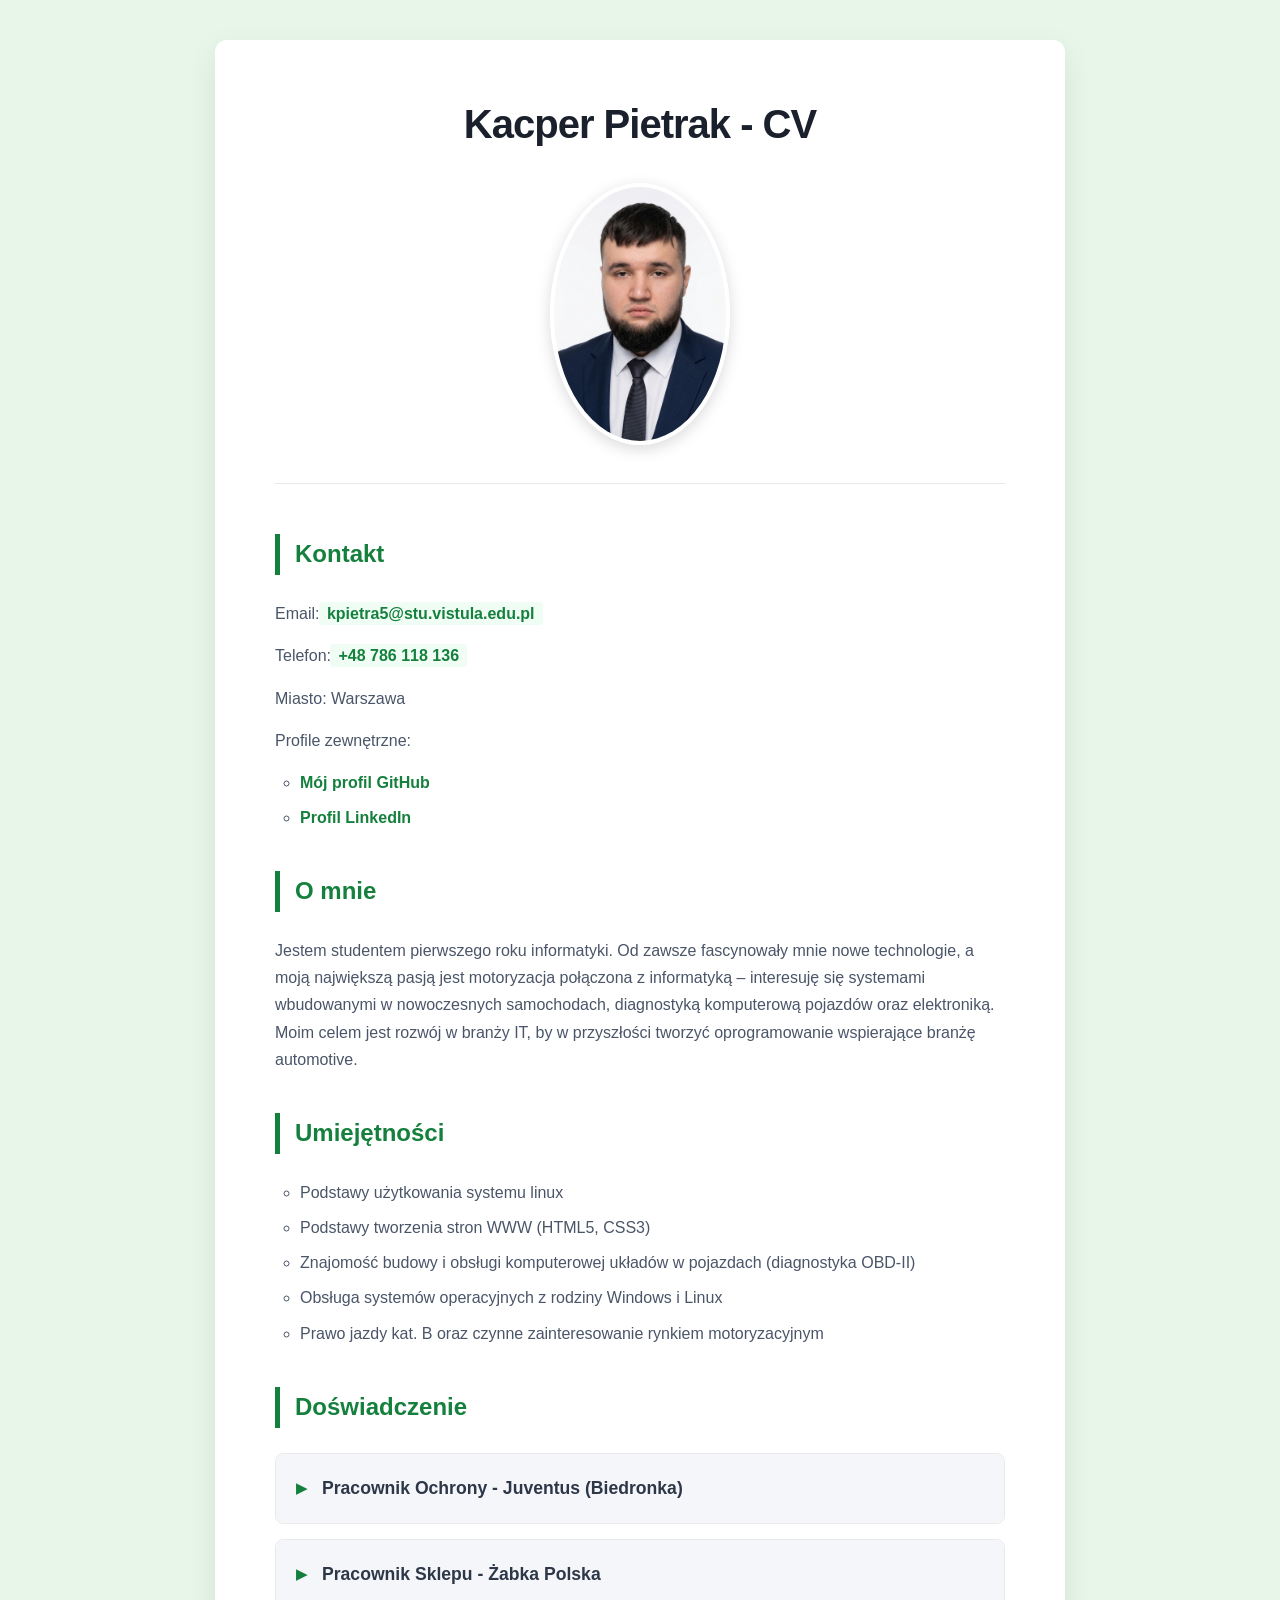
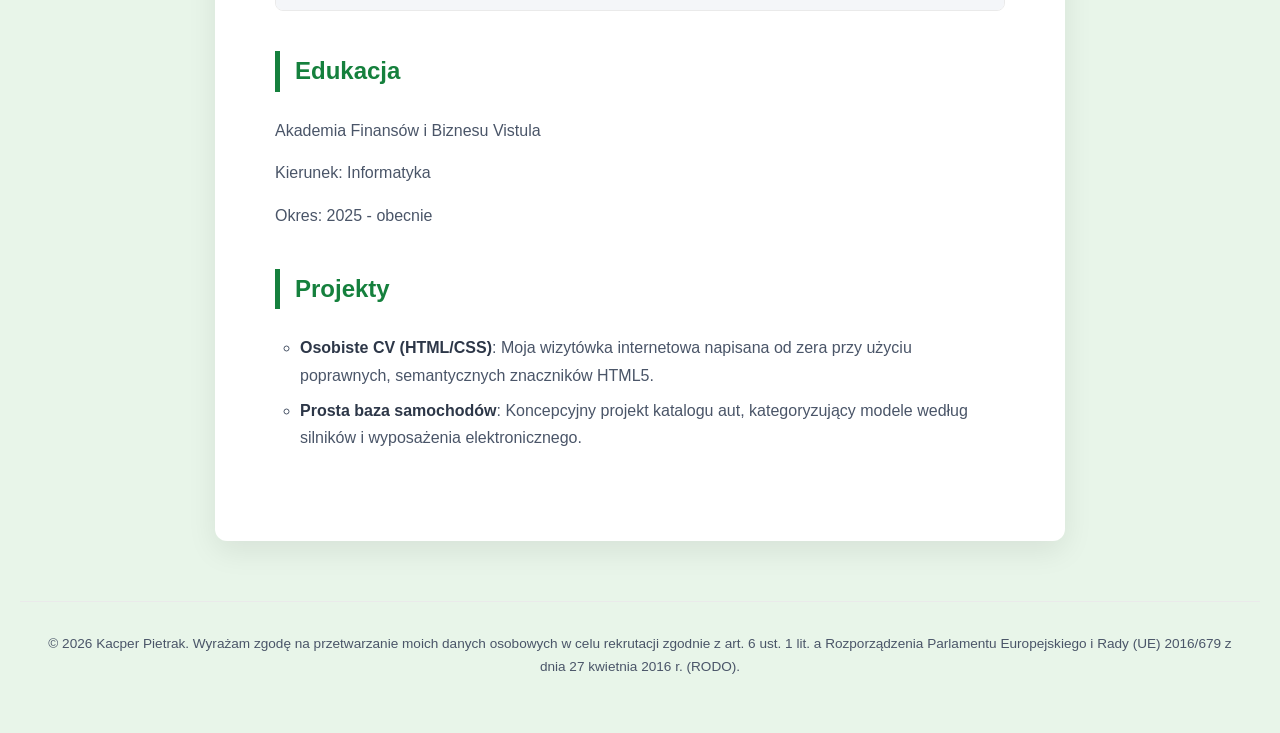
<file: zad2_css/index.html>
<!DOCTYPE html>
<html lang="pl">
<head>
    <meta charset="UTF-8">
    <meta name="viewport" content="width=device-width, initial-scale=1.0">
    <title>CV - Kacper Pietrak</title>
    <link rel="stylesheet" href="styles.css">
</head>
<body>

    <main>
        <header>
            <h1>Kacper Pietrak - CV</h1>
            <img src="moje_zdjecie.jpg.png" alt="Zdjęcie profilowe - Kacper Pietrak">
        </header>
        
        <section>
            <h2>Kontakt</h2>
            <p>Email: <a href="mailto:kpietra5@stu.vistula.edu.pl">kpietra5@stu.vistula.edu.pl</a></p>
            <p>Telefon: <a href="tel:+48786118136">+48 786 118 136</a></p>
            <p>Miasto: Warszawa</p>
            
            <p>Profile zewnętrzne:</p>
            <ul>
                <li><a href="https://github.com/76144" target="_blank" rel="noopener noreferrer">Mój profil GitHub</a></li>
                <li><a href="https://www.linkedin.com/in/kacper-pietrak-a77a523b8/" target="_blank" rel="noopener noreferrer">Profil LinkedIn</a></li>
            </ul>
        </section>

        <section>
            <h2>O mnie</h2>
            <p>Jestem studentem pierwszego roku informatyki. Od zawsze fascynowały mnie nowe technologie, a moją największą pasją jest motoryzacja połączona z informatyką – interesuję się systemami wbudowanymi w nowoczesnych samochodach, diagnostyką komputerową pojazdów oraz elektroniką. Moim celem jest rozwój w branży IT, by w przyszłości tworzyć oprogramowanie wspierające branżę automotive.</p>
        </section>

        <section>
            <h2>Umiejętności</h2>
            <ul>
                <li>Podstawy użytkowania systemu linux</li>
                <li>Podstawy tworzenia stron WWW (HTML5, CSS3)</li>
                <li>Znajomość budowy i obsługi komputerowej układów w pojazdach (diagnostyka OBD-II)</li>
                <li>Obsługa systemów operacyjnych z rodziny Windows i Linux</li>
                <li>Prawo jazdy kat. B oraz czynne zainteresowanie rynkiem motoryzacyjnym</li>
            </ul>
        </section>

        <section>
            <h2>Doświadczenie</h2>
            
            <details>
                <summary>Pracownik Ochrony - Juventus (Biedronka)</summary>
                <article>
                    <h3>Pracownik Ochrony - Juventus (Biedronka)</h3>
                    <p>Okres: 06.2024 - 12.2024</p>
                    <p>Zapewnienie bezpieczeństwa na terenie obiektu handlowego, monitorowanie systemów CCTV oraz asystowanie pracownikom sklepu w sytuacjach konfliktowych. Praca wymagała skupienia, odpowiedzialności oraz szybkiego reagowania na problemy.</p>
                </article>
            </details>

            <details>
                <summary>Pracownik Sklepu - Żabka Polska</summary>
                <article>
                    <h3>Pracownik Sklepu - Żabka Polska</h3>
                    <p>Okres: 01.2023 - 05.2024</p>
                    <p>Obsługa klienta przy kasie fiskalnej, przyjmowanie dostaw, dbanie o ekspozycję towaru oraz utrzymywanie standardów czystości. Nauczyłem się tu pracy pod presją czasu oraz sprawnej komunikacji z klientami.</p>
                </article>
            </details>
        </section>

        <section>
            <h2>Edukacja</h2>
            <p>Akademia Finansów i Biznesu Vistula</p>
            <p>Kierunek: Informatyka</p>
            <p>Okres: 2025 - obecnie</p>
        </section>

        <section>
            <h2>Projekty</h2>
            <ul>
                <li><strong>Osobiste CV (HTML/CSS)</strong>: Moja wizytówka internetowa napisana od zera przy użyciu poprawnych, semantycznych znaczników HTML5.</li>
                <li><strong>Prosta baza samochodów</strong>: Koncepcyjny projekt katalogu aut, kategoryzujący modele według silników i wyposażenia elektronicznego.</li>
            </ul>
        </section>
        
    </main>

    <footer>
        <p>&copy; 2026 Kacper Pietrak. Wyrażam zgodę na przetwarzanie moich danych osobowych w celu rekrutacji zgodnie z art. 6 ust. 1 lit. a Rozporządzenia Parlamentu Europejskiego i Rady (UE) 2016/679 z dnia 27 kwietnia 2016 r. (RODO).</p>
    </footer>

</body>
</html>
</file>
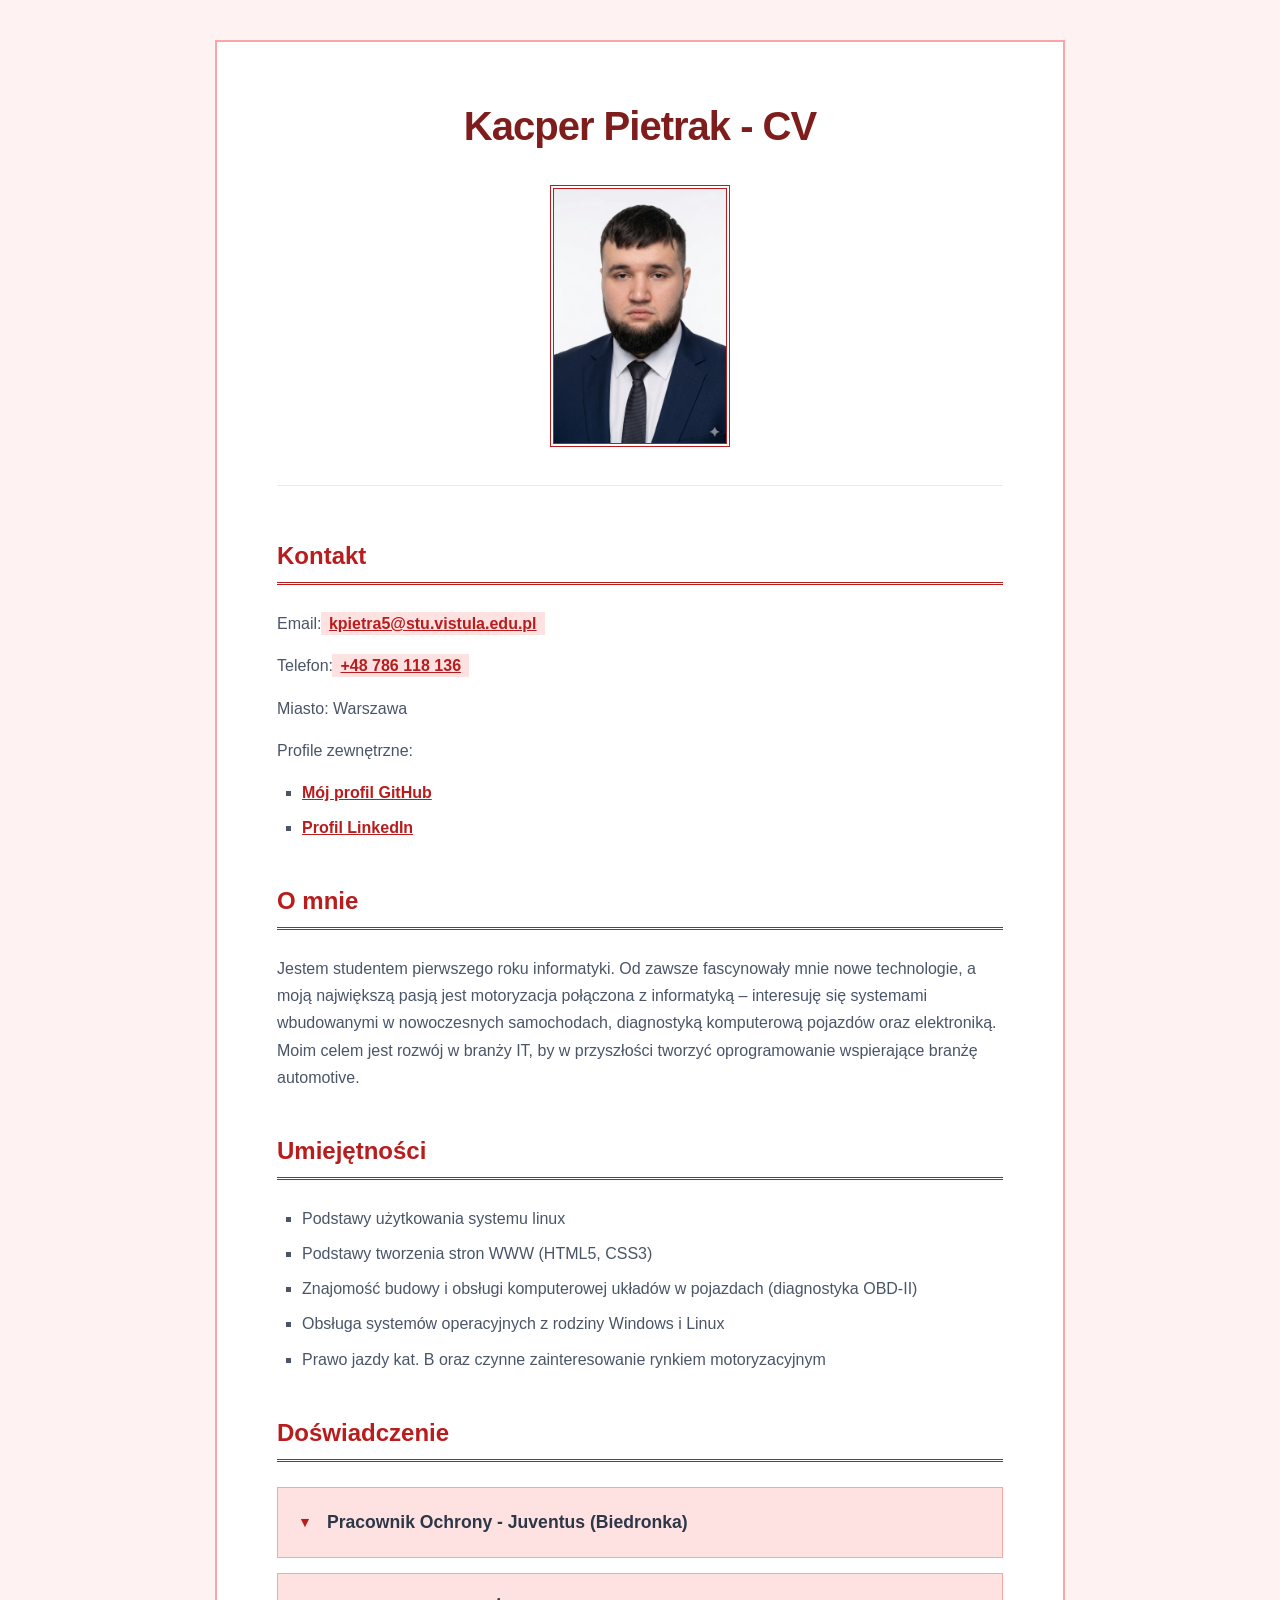
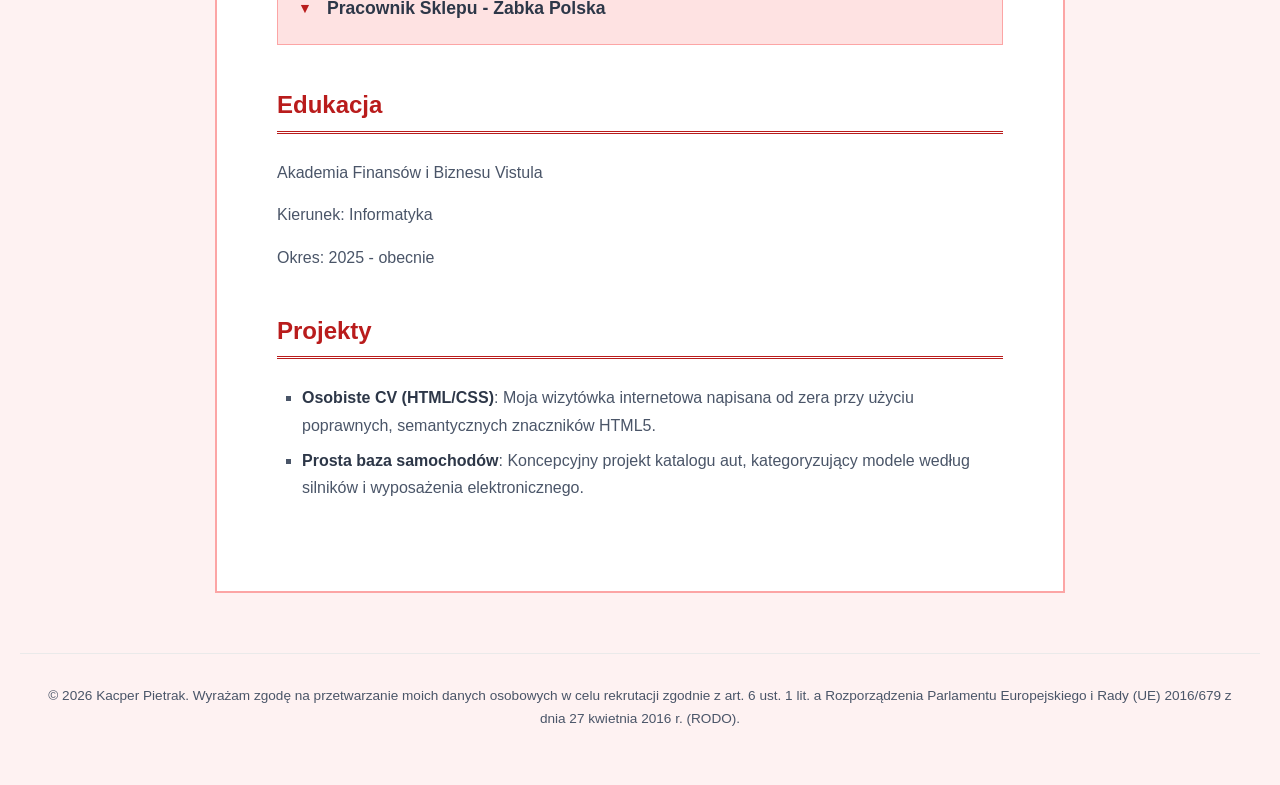
<file: zad3_motyw/index.html>
<!DOCTYPE html>
<html lang="pl">
<head>
    <meta charset="UTF-8">
    <meta name="viewport" content="width=device-width, initial-scale=1.0">
    <title>CV - Kacper Pietrak</title>
    <link rel="stylesheet" href="red.css">
</head>
<body>

    <main>
        <header>
            <h1>Kacper Pietrak - CV</h1>
            <img src="moje_zdjecie.jpg.png" alt="Zdjęcie profilowe - Kacper Pietrak">
        </header>
        
        <section>
            <h2>Kontakt</h2>
            <p>Email: <a href="mailto:kpietra5@stu.vistula.edu.pl">kpietra5@stu.vistula.edu.pl</a></p>
            <p>Telefon: <a href="tel:+48786118136">+48 786 118 136</a></p>
            <p>Miasto: Warszawa</p>
            
            <p>Profile zewnętrzne:</p>
            <ul>
                <li><a href="https://github.com/76144" target="_blank" rel="noopener noreferrer">Mój profil GitHub</a></li>
                <li><a href="https://www.linkedin.com/in/kacper-pietrak-a77a523b8/" target="_blank" rel="noopener noreferrer">Profil LinkedIn</a></li>
            </ul>
        </section>

        <section>
            <h2>O mnie</h2>
            <p>Jestem studentem pierwszego roku informatyki. Od zawsze fascynowały mnie nowe technologie, a moją największą pasją jest motoryzacja połączona z informatyką – interesuję się systemami wbudowanymi w nowoczesnych samochodach, diagnostyką komputerową pojazdów oraz elektroniką. Moim celem jest rozwój w branży IT, by w przyszłości tworzyć oprogramowanie wspierające branżę automotive.</p>
        </section>

        <section>
            <h2>Umiejętności</h2>
            <ul>
                <li>Podstawy użytkowania systemu linux</li>
                <li>Podstawy tworzenia stron WWW (HTML5, CSS3)</li>
                <li>Znajomość budowy i obsługi komputerowej układów w pojazdach (diagnostyka OBD-II)</li>
                <li>Obsługa systemów operacyjnych z rodziny Windows i Linux</li>
                <li>Prawo jazdy kat. B oraz czynne zainteresowanie rynkiem motoryzacyjnym</li>
            </ul>
        </section>

        <section>
            <h2>Doświadczenie</h2>
            
            <details>
                <summary>Pracownik Ochrony - Juventus (Biedronka)</summary>
                <article>
                    <h3>Pracownik Ochrony - Juventus (Biedronka)</h3>
                    <p>Okres: 06.2024 - 12.2024</p>
                    <p>Zapewnienie bezpieczeństwa na terenie obiektu handlowego, monitorowanie systemów CCTV oraz asystowanie pracownikom sklepu w sytuacjach konfliktowych. Praca wymagała skupienia, odpowiedzialności oraz szybkiego reagowania na problemy.</p>
                </article>
            </details>

            <details>
                <summary>Pracownik Sklepu - Żabka Polska</summary>
                <article>
                    <h3>Pracownik Sklepu - Żabka Polska</h3>
                    <p>Okres: 01.2023 - 05.2024</p>
                    <p>Obsługa klienta przy kasie fiskalnej, przyjmowanie dostaw, dbanie o ekspozycję towaru oraz utrzymywanie standardów czystości. Nauczyłem się tu pracy pod presją czasu oraz sprawnej komunikacji z klientami.</p>
                </article>
            </details>
        </section>

        <section>
            <h2>Edukacja</h2>
            <p>Akademia Finansów i Biznesu Vistula</p>
            <p>Kierunek: Informatyka</p>
            <p>Okres: 2025 - obecnie</p>
        </section>

        <section>
            <h2>Projekty</h2>
            <ul>
                <li><strong>Osobiste CV (HTML/CSS)</strong>: Moja wizytówka internetowa napisana od zera przy użyciu poprawnych, semantycznych znaczników HTML5.</li>
                <li><strong>Prosta baza samochodów</strong>: Koncepcyjny projekt katalogu aut, kategoryzujący modele według silników i wyposażenia elektronicznego.</li>
            </ul>
        </section>
        
    </main>

    <footer>
        <p>&copy; 2026 Kacper Pietrak. Wyrażam zgodę na przetwarzanie moich danych osobowych w celu rekrutacji zgodnie z art. 6 ust. 1 lit. a Rozporządzenia Parlamentu Europejskiego i Rady (UE) 2016/679 z dnia 27 kwietnia 2016 r. (RODO).</p>
    </footer>

</body>
</html>
</file>
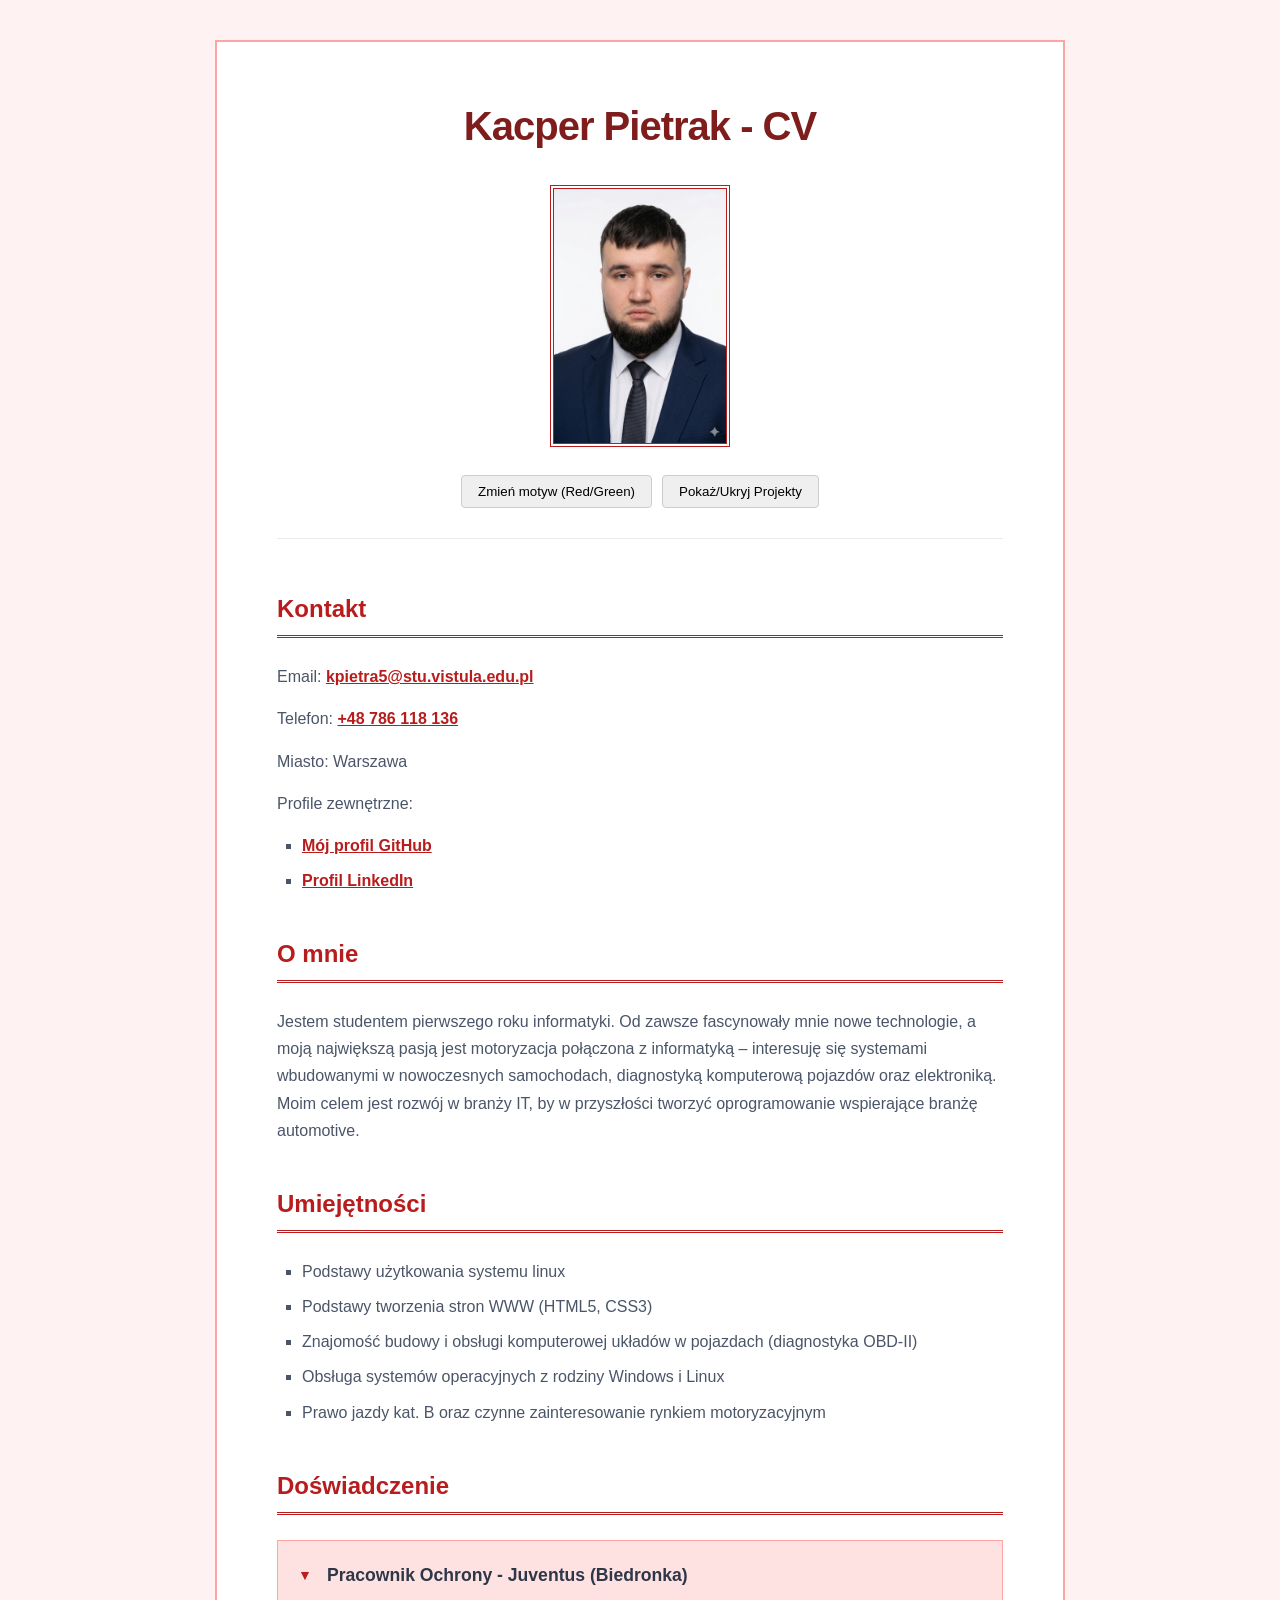
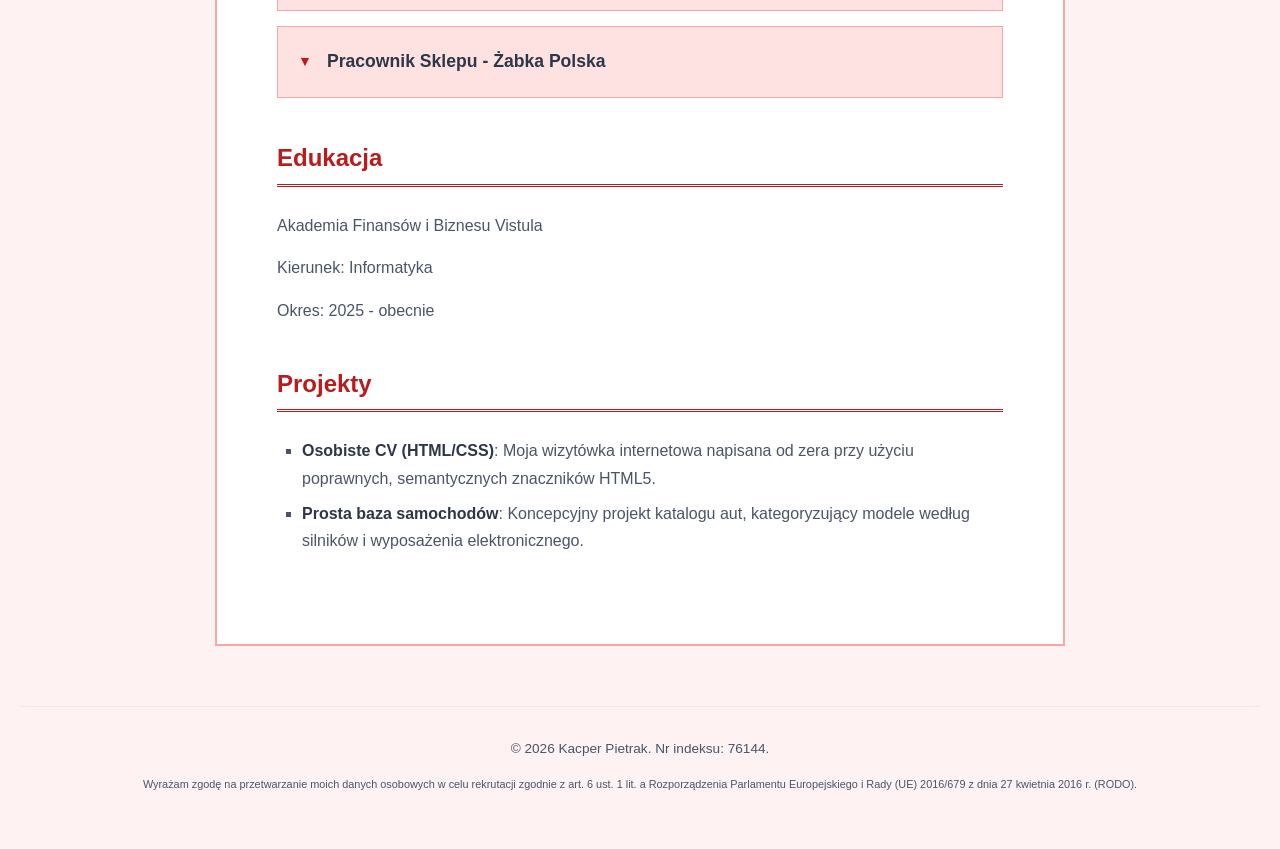
<file: zad4_java/index.html>
<!DOCTYPE html>
<html lang="pl">
<head>
    <meta charset="UTF-8">
    <meta name="viewport" content="width=device-width, initial-scale=1.0">
    <title>CV - Kacper Pietrak - 76144</title>
    <link id="theme-link" rel="stylesheet" href="red.css">
</head>
<body>

    <main>
        <header>
            <h1>Kacper Pietrak - CV</h1>
            <img src="moje_zdjecie.jpg.png" alt="Zdjęcie profilowe - Kacper Pietrak">
            
            <div style="margin-top: 20px; display: flex; justify-content: center; gap: 10px; flex-wrap: wrap;">
                <button id="btn-theme" style="padding: 8px 16px; cursor: pointer; border: 1px solid #ccc; border-radius: 4px;">Zmień motyw (Red/Green)</button>
                <button id="btn-toggle-projects" style="padding: 8px 16px; cursor: pointer; border: 1px solid #ccc; border-radius: 4px;">Pokaż/Ukryj Projekty</button>
            </div>
        </header>
        
        <section>
            <h2>Kontakt</h2>
            <p>Email: <a href="mailto:kpietra5@stu.vistula.edu.pl">kpietra5@stu.vistula.edu.pl</a></p>
            <p>Telefon: <a href="tel:+48786118136">+48 786 118 136</a></p>
            <p>Miasto: Warszawa</p>
            <p>Profile zewnętrzne:</p>
            <ul>
                <li><a href="https://github.com/76144" target="_blank" rel="noopener noreferrer">Mój profil GitHub</a></li>
                <li><a href="https://www.linkedin.com/in/kacper-pietrak-a77a523b8/" target="_blank" rel="noopener noreferrer">Profil LinkedIn</a></li>
            </ul>
        </section>

        <section>
            <h2>O mnie</h2>
            <p>Jestem studentem pierwszego roku informatyki. Od zawsze fascynowały mnie nowe technologie, a moją największą pasją jest motoryzacja połączona z informatyką – interesuję się systemami wbudowanymi w nowoczesnych samochodach, diagnostyką komputerową pojazdów oraz elektroniką. Moim celem jest rozwój w branży IT, by w przyszłości tworzyć oprogramowanie wspierające branżę automotive.</p>
        </section>

        <section>
            <h2>Umiejętności</h2>
            <ul>
                <li>Podstawy użytkowania systemu linux</li>
                <li>Podstawy tworzenia stron WWW (HTML5, CSS3)</li>
                <li>Znajomość budowy i obsługi komputerowej układów w pojazdach (diagnostyka OBD-II)</li>
                <li>Obsługa systemów operacyjnych z rodziny Windows i Linux</li>
                <li>Prawo jazdy kat. B oraz czynne zainteresowanie rynkiem motoryzacyjnym</li>
            </ul>
        </section>

        <section>
            <h2>Doświadczenie</h2>
            <details>
                <summary>Pracownik Ochrony - Juventus (Biedronka)</summary>
                <article>
                    <h3>Pracownik Ochrony - Juventus (Biedronka)</h3>
                    <p>Okres: 06.2024 - 12.2024</p>
                    <p>Zapewnienie bezpieczeństwa na terenie obiektu handlowego, monitorowanie systemów CCTV oraz asystowanie pracownikom sklepu w sytuacjach konfliktowych. Praca wymagała skupienia, odpowiedzialności oraz szybkiego reagowania na problemy.</p>
                </article>
            </details>
            <details>
                <summary>Pracownik Sklepu - Żabka Polska</summary>
                <article>
                    <h3>Pracownik Sklepu - Żabka Polska</h3>
                    <p>Okres: 01.2023 - 05.2024</p>
                    <p>Obsługa klienta przy kasie fiskalnej, przyjmowanie dostaw, dbanie o ekspozycję towaru oraz utrzymywanie standardów czystości. Nauczyłem się tu pracy pod presją czasu oraz sprawnej komunikacji z klientami.</p>
                </article>
            </details>
        </section>

        <section>
            <h2>Edukacja</h2>
            <p>Akademia Finansów i Biznesu Vistula</p>
            <p>Kierunek: Informatyka</p>
            <p>Okres: 2025 - obecnie</p>
        </section>

        <section id="sekcja-projekty">
            <h2>Projekty</h2>
            <ul>
                <li><strong>Osobiste CV (HTML/CSS)</strong>: Moja wizytówka internetowa napisana od zera przy użyciu poprawnych, semantycznych znaczników HTML5.</li>
                <li><strong>Prosta baza samochodów</strong>: Koncepcyjny projekt katalogu aut, kategoryzujący modele według silników i wyposażenia elektronicznego.</li>
            </ul>
        </section>
        
    </main>

    <footer>
        <p>&copy; 2026 Kacper Pietrak. Nr indeksu: 76144.</p>
        <p style="font-size: 0.8em; margin-top: 10px;">Wyrażam zgodę na przetwarzanie moich danych osobowych w celu rekrutacji zgodnie z art. 6 ust. 1 lit. a Rozporządzenia Parlamentu Europejskiego i Rady (UE) 2016/679 z dnia 27 kwietnia 2016 r. (RODO).</p>
    </footer>

    <script src="script.js"></script>
</body>
</html>
</file>
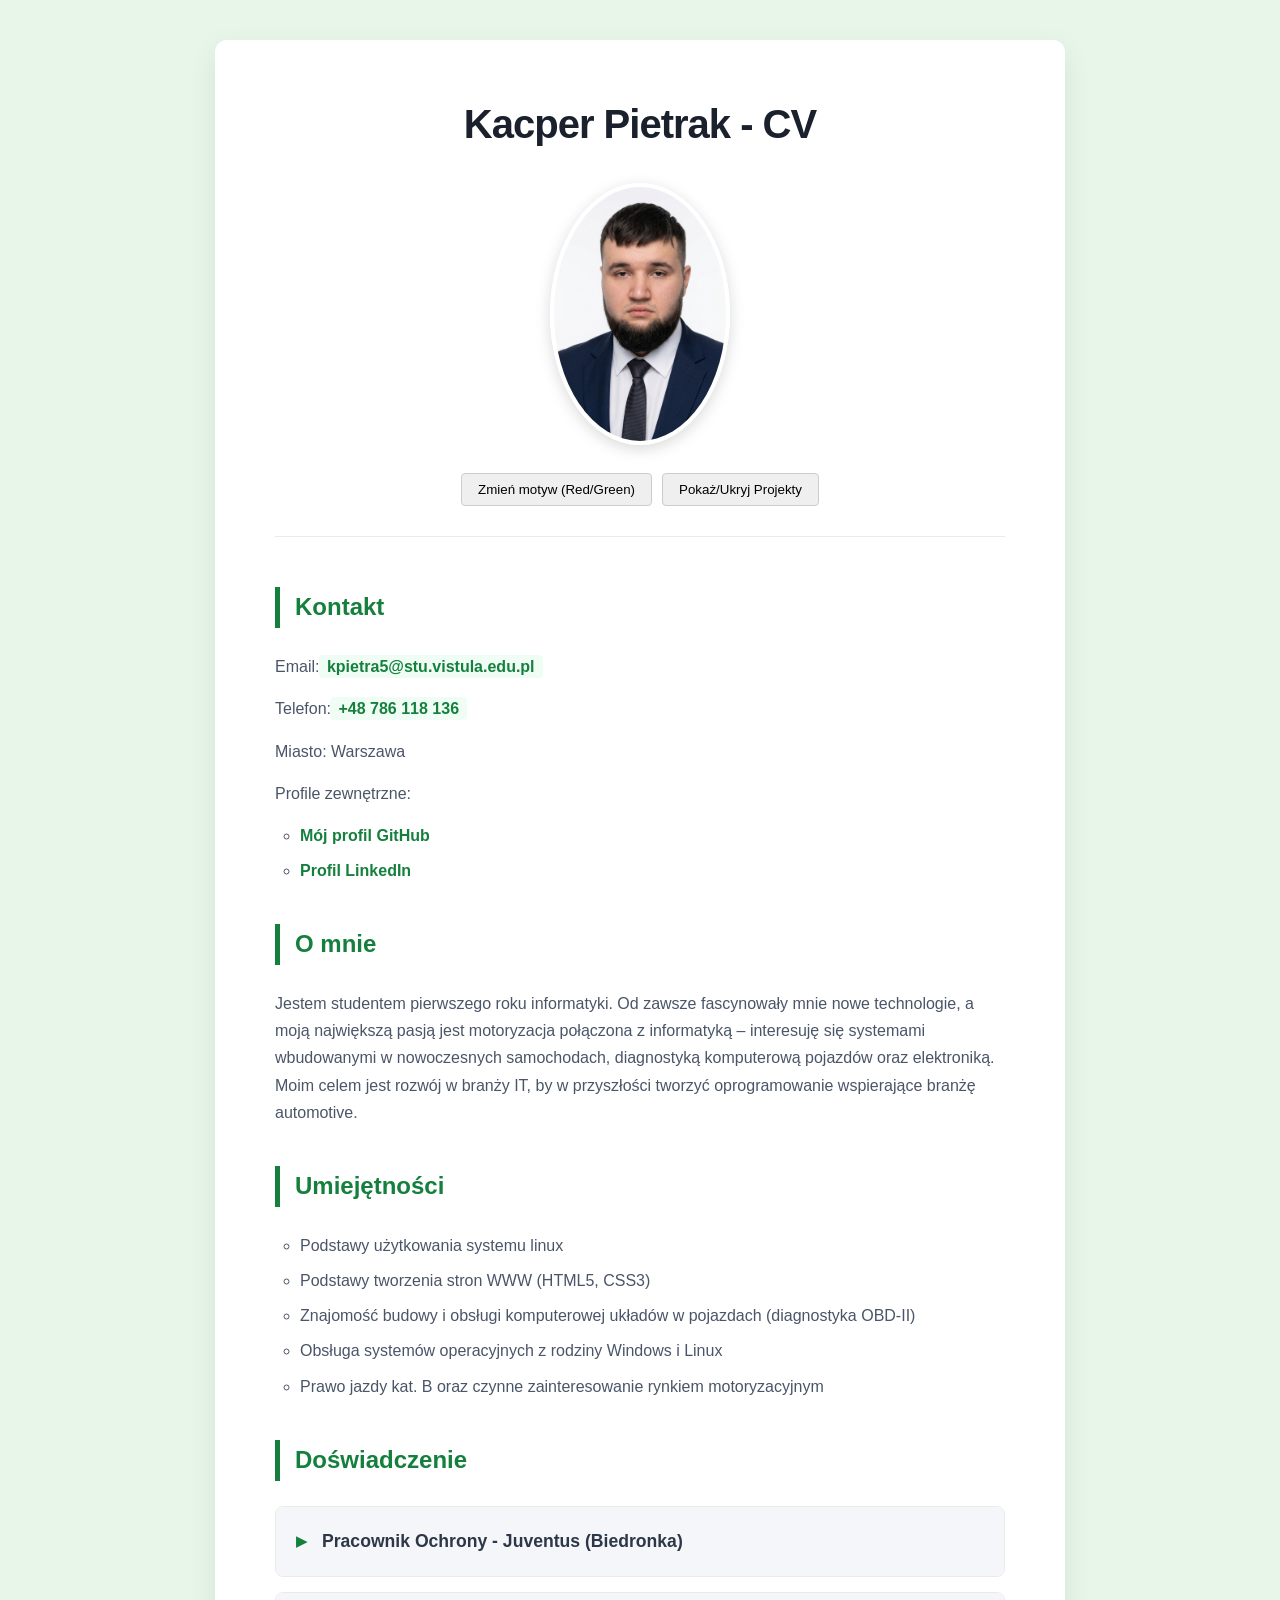
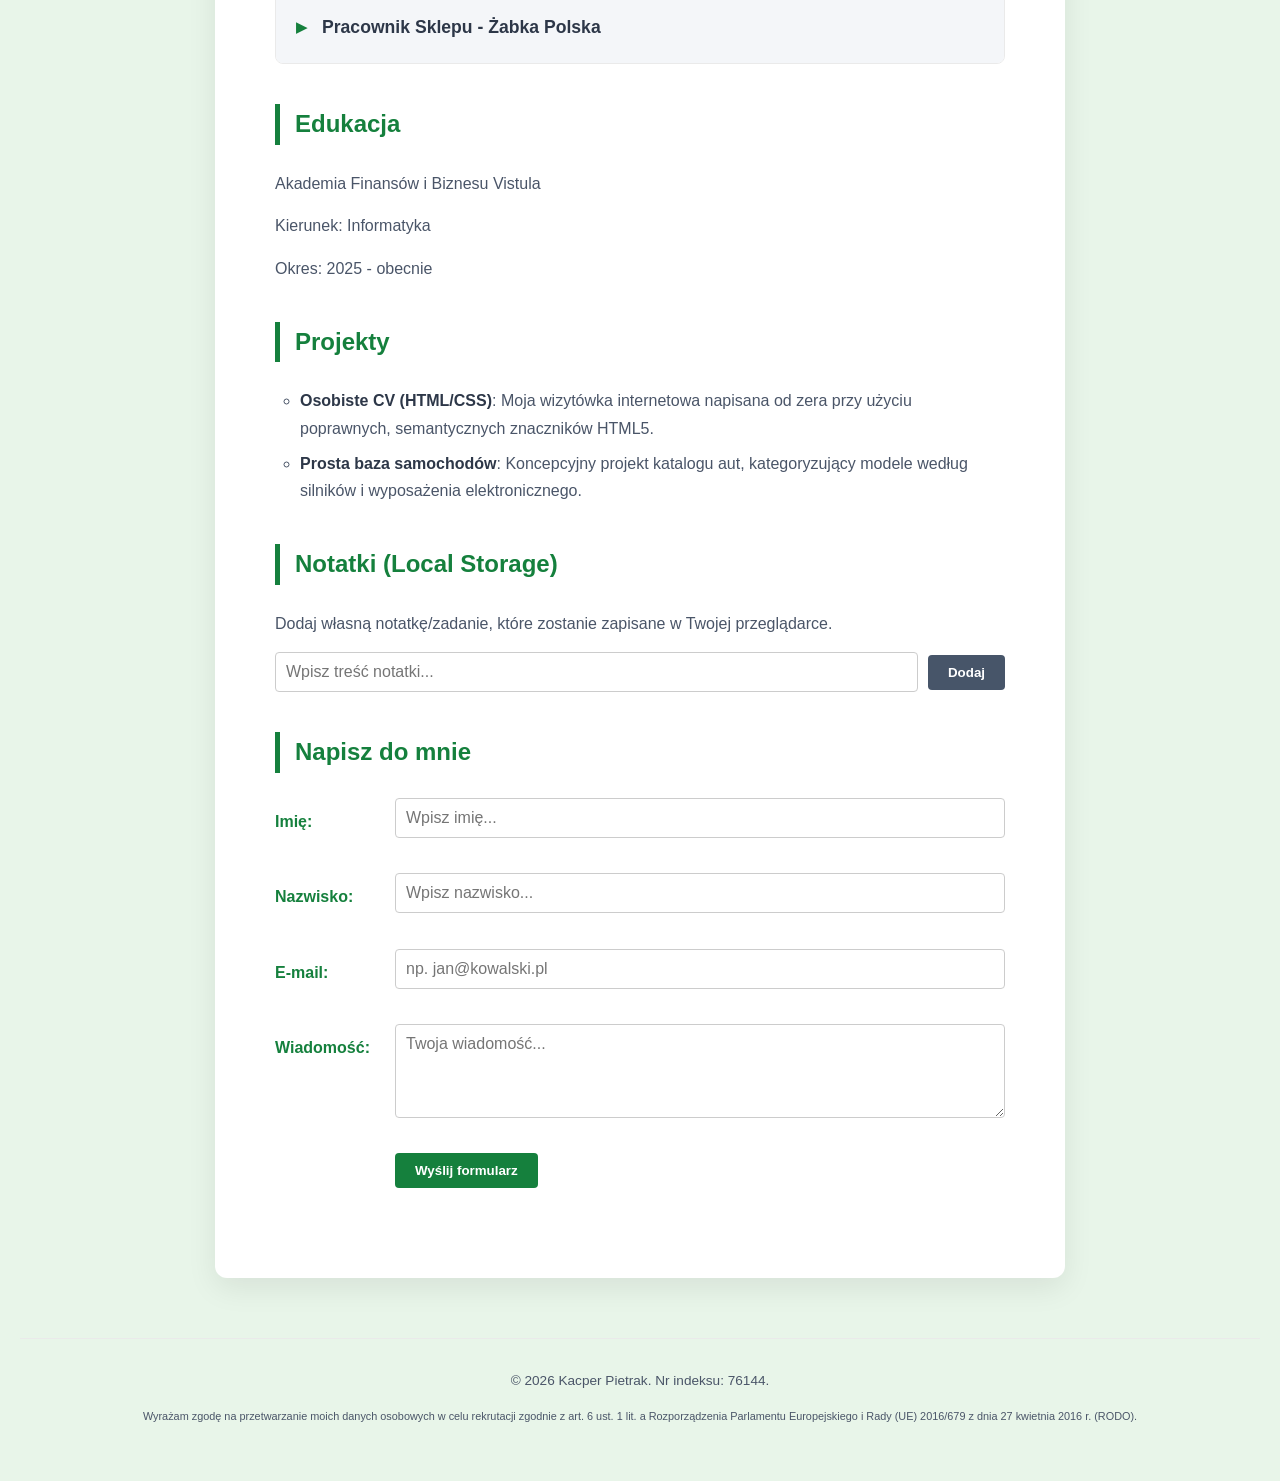
<file: zad7_storage/index.html>
<!DOCTYPE html>
<html lang="pl">
<head>
    <meta charset="UTF-8">
    <meta name="viewport" content="width=device-width, initial-scale=1.0">
    <title>CV - Kacper Pietrak - 76144</title>
    <link id="theme-link" rel="stylesheet" href="green.css">
</head>
<body>

    <main>
        <header>
            <h1>Kacper Pietrak - CV</h1>
            <img src="moje_zdjecie.jpg.png" alt="Zdjęcie profilowe - Kacper Pietrak">
            
            <div style="margin-top: 20px; display: flex; justify-content: center; gap: 10px; flex-wrap: wrap;">
                <button id="btn-theme" style="padding: 8px 16px; cursor: pointer; border: 1px solid #ccc; border-radius: 4px;">Zmień motyw (Red/Green)</button>
                <button id="btn-toggle-projects" style="padding: 8px 16px; cursor: pointer; border: 1px solid #ccc; border-radius: 4px;">Pokaż/Ukryj Projekty</button>
            </div>
        </header>
        
        <section>
            <h2>Kontakt</h2>
            <p>Email: <a href="mailto:kpietra5@stu.vistula.edu.pl">kpietra5@stu.vistula.edu.pl</a></p>
            <p>Telefon: <a href="tel:+48786118136">+48 786 118 136</a></p>
            <p>Miasto: Warszawa</p>
            <p>Profile zewnętrzne:</p>
            <ul>
                <li><a href="https://github.com/76144" target="_blank" rel="noopener noreferrer">Mój profil GitHub</a></li>
                <li><a href="https://www.linkedin.com/in/kacper-pietrak-a77a523b8/" target="_blank" rel="noopener noreferrer">Profil LinkedIn</a></li>
            </ul>
        </section>

        <section>
            <h2>O mnie</h2>
            <p>Jestem studentem pierwszego roku informatyki. Od zawsze fascynowały mnie nowe technologie, a moją największą pasją jest motoryzacja połączona z informatyką – interesuję się systemami wbudowanymi w nowoczesnych samochodach, diagnostyką komputerową pojazdów oraz elektroniką. Moim celem jest rozwój w branży IT, by w przyszłości tworzyć oprogramowanie wspierające branżę automotive.</p>
        </section>

        <section>
            <h2>Umiejętności</h2>
            <ul id="lista-umiejetnosci"></ul>
        </section>

        <section>
            <h2>Doświadczenie</h2>
            <details>
                <summary>Pracownik Ochrony - Juventus (Biedronka)</summary>
                <article>
                    <h3>Pracownik Ochrony - Juventus (Biedronka)</h3>
                    <p>Okres: 06.2024 - 12.2024</p>
                    <p>Zapewnienie bezpieczeństwa na terenie obiektu handlowego, monitorowanie systemów CCTV oraz asystowanie pracownikom sklepu w sytuacjach konfliktowych.</p>
                </article>
            </details>
            <details>
                <summary>Pracownik Sklepu - Żabka Polska</summary>
                <article>
                    <h3>Pracownik Sklepu - Żabka Polska</h3>
                    <p>Okres: 01.2023 - 05.2024</p>
                    <p>Obsługa klienta przy kasie fiskalnej, przyjmowanie dostaw, dbanie o ekspozycję towaru oraz utrzymywanie standardów czystości.</p>
                </article>
            </details>
        </section>

        <section>
            <h2>Edukacja</h2>
            <p>Akademia Finansów i Biznesu Vistula</p>
            <p>Kierunek: Informatyka</p>
            <p>Okres: 2025 - obecnie</p>
        </section>

        <section id="sekcja-projekty">
            <h2>Projekty</h2>
            <ul id="lista-projekty"></ul>
        </section>

        <section id="sekcja-notatki">
            <h2>Notatki (Local Storage)</h2>
            <p>Dodaj własną notatkę/zadanie, które zostanie zapisane w Twojej przeglądarce.</p>
            <div class="form-row" style="align-items: center; gap: 10px;">
                <div class="input-container" style="flex: 1;">
                    <input type="text" id="nowa-notatka" placeholder="Wpisz treść notatki...">
                </div>
                <button type="button" id="btn-dodaj-notatke" style="padding: 10px 20px; cursor: pointer; background-color: #475569; color: white; border: none; border-radius: 4px; font-weight: bold;">Dodaj</button>
            </div>
            <ul id="lista-notatek" style="margin-top: 20px; list-style-type: none; padding-left: 0;"></ul>
        </section>
        
        <section id="napisz-do-mnie">
            <h2>Napisz do mnie</h2>
            
            <div id="success-message" style="display: none; background-color: #dcfce7; color: #166534; padding: 15px; border-radius: 8px; margin-bottom: 20px; border: 1px solid #16a34a; font-weight: bold; text-align: center;">
                Powiadomienie: Formularz został wysłany poprawnie!
            </div>

            <form id="contactForm" novalidate>
                <div class="form-row">
                    <label for="imie">Imię:</label>
                    <div class="input-container">
                        <input type="text" id="imie" placeholder="Wpisz imię...">
                        <span id="error-imie" class="error-message"></span>
                    </div>
                </div>

                <div class="form-row">
                    <label for="nazwisko">Nazwisko:</label>
                    <div class="input-container">
                        <input type="text" id="nazwisko" placeholder="Wpisz nazwisko...">
                        <span id="error-nazwisko" class="error-message"></span>
                    </div>
                </div>

                <div class="form-row">
                    <label for="email">E-mail:</label>
                    <div class="input-container">
                        <input type="email" id="email" placeholder="np. jan@kowalski.pl">
                        <span id="error-email" class="error-message"></span>
                    </div>
                </div>

                <div class="form-row">
                    <label for="wiadomosc">Wiadomość:</label>
                    <div class="input-container">
                        <textarea id="wiadomosc" rows="4" placeholder="Twoja wiadomość..."></textarea>
                        <span id="error-wiadomosc" class="error-message"></span>
                    </div>
                </div>

                <div class="form-row">
                    <div class="label-placeholder"></div>
                    <button type="submit" id="btn-submit">Wyślij formularz</button>
                </div>
            </form>
        </section>

    </main>

    <footer>
        <p>&copy; 2026 Kacper Pietrak. Nr indeksu: 76144.</p>
        <p style="font-size: 0.8em; margin-top: 10px;">Wyrażam zgodę na przetwarzanie moich danych osobowych w celu rekrutacji zgodnie z art. 6 ust. 1 lit. a Rozporządzenia Parlamentu Europejskiego i Rady (UE) 2016/679 z dnia 27 kwietnia 2016 r. (RODO).</p>
    </footer>

    <script src="script.js"></script>
</body>
</html>
</file>
<file: zad2_css/styles.css>
* {
    margin: 0;
    padding: 0;
    box-sizing: border-box;
}

body {
    font-family: -apple-system, BlinkMacSystemFont, "Segoe UI", Roboto, Helvetica, Arial, sans-serif;
    line-height: 1.7;
    background-color: #e8f5e9;
    color: #333;
    padding: 40px 20px;
}

main {
    background-color: white;
    max-width: 850px;
    margin: 0 auto;
    padding: 50px 60px;
    border-radius: 12px;
    box-shadow: 0 10px 30px rgba(0,0,0,0.08);
}

header {
    text-align: center;
    margin-bottom: 50px;
    padding-bottom: 30px;
    border-bottom: 1px solid #eaeaea;
}

h1 {
    color: #1a202c;
    font-size: 2.5em;
    font-weight: 800;
    letter-spacing: -1px;
    margin-bottom: 15px;
}

header img {
    max-width: 180px;
    height: auto;
    border-radius: 50%;
    border: 4px solid white;
    box-shadow: 0 4px 15px rgba(0,0,0,0.15);
    margin-top: 10px;
}

section {
    margin-bottom: 40px;
}

h2 {
    color: #15803d;
    font-size: 1.5em;
    font-weight: 700;
    margin-bottom: 25px;
    padding-left: 15px;
    border-left: 5px solid #15803d;
}

p {
    margin-bottom: 15px;
    color: #4a5568;
}

ul {
    padding-left: 25px;
    margin-bottom: 20px;
    list-style-type: circle;
}

li {
    margin-bottom: 8px;
    color: #4a5568;
}

li strong {
    color: #2d3748;
}

details {
    background-color: #f9fafb;
    border: 1px solid #eaeaea;
    border-radius: 8px;
    margin-bottom: 15px;
    overflow: hidden;
    transition: box-shadow 0.2s ease;
}

details:hover {
    box-shadow: 0 4px 12px rgba(0,0,0,0.05);
}

summary {
    font-size: 1.1em;
    font-weight: 700;
    color: #2d3748;
    padding: 20px;
    cursor: pointer;
    list-style: none;
    outline: none;
    display: flex;
    align-items: center;
    background-color: #f4f6f9;
}

summary::-webkit-details-marker {
    display: none;
}

summary::before {
    content: "▶";
    color: #15803d;
    font-size: 0.8em;
    margin-right: 15px;
    transition: transform 0.3s ease;
}

details[open] summary::before {
    transform: rotate(90deg);
}

article {
    padding: 0 20px 20px 50px;
    background-color: #f9fafb;
}

details[open] article {
    animation: fadeInDown 0.4s ease-out;
}

@keyframes fadeInDown {
    from {
        opacity: 0;
        transform: translateY(-10px);
    }
    to {
        opacity: 1;
        transform: translateY(0);
    }
}

article h3 {
    display: none;
}

article p:first-of-type {
    font-size: 0.9em;
    color: #718096;
    font-weight: 600;
    margin-bottom: 10px;
    margin-top: 5px;
}

footer {
    text-align: center;
    font-size: 0.85em;
    color: #718096;
    margin-top: 60px;
    padding: 30px 20px 0;
    border-top: 1px solid #eaeaea;
}

a {
    color: #15803d;
    text-decoration: none;
    font-weight: 600;
    transition: color 0.2s ease;
}

a:hover {
    color: #14532d;
    text-decoration: underline;
}

section p a[href^="mailto:"],
section p a[href^="tel:"] {
    background-color: #f0fdf4;
    padding: 3px 8px;
    border-radius: 4px;
    margin-left: -5px;
}

@media (max-width: 600px) {
    body { padding: 10px; }
    main { padding: 30px 20px; }
    h1 { font-size: 2em; }
    h2 { font-size: 1.3em; }
    article { padding-left: 20px; }
}
</file>
<file: zad3_motyw/red.css>
* {
    margin: 0;
    padding: 0;
    box-sizing: border-box;
}

body {
    font-family: -apple-system, BlinkMacSystemFont, "Segoe UI", Roboto, Helvetica, Arial, sans-serif;
    line-height: 1.7;
    background-color: #fef2f2; /* Jasnoczerwone tło */
    color: #333;
    padding: 40px 20px;
}

main {
    background-color: white;
    max-width: 850px;
    margin: 0 auto;
    padding: 50px 60px;
    border-radius: 0; /* ZMIANA: Ostre kąty zamiast zaokrąglonych */
    border: 2px solid #fca5a5; /* ZMIANA: Twarda ramka zamiast cienia */
}

header {
    text-align: center;
    margin-bottom: 50px;
    padding-bottom: 30px;
    border-bottom: 1px solid #eaeaea;
}

h1 {
    color: #7f1d1d; /* Ciemna czerwień */
    font-size: 2.5em;
    font-weight: 800;
    letter-spacing: -1px;
    margin-bottom: 15px;
}

header img {
    max-width: 180px;
    height: auto;
    border-radius: 0; /* ZMIANA: Kwadratowe zdjęcie profilowe */
    border: 4px double #b91c1c; /* ZMIANA: Podwójna ramka */
    margin-top: 10px;
}

section {
    margin-bottom: 40px;
}

h2 {
    color: #b91c1c;
    font-size: 1.5em;
    font-weight: 700;
    margin-bottom: 25px;
    padding-bottom: 5px; /* ZMIANA: Odstęp na dole zamiast z lewej */
    border-left: none; /* ZMIANA: Usunięcie lewej linii */
    border-bottom: 3px double #b91c1c; /* ZMIANA: Podwójna linia na dole */
}

p {
    margin-bottom: 15px;
    color: #4a5568;
}

ul {
    padding-left: 25px;
    margin-bottom: 20px;
    list-style-type: square; /* ZMIANA: Kwadratowe punktory */
}

li {
    margin-bottom: 8px;
    color: #4a5568;
}

li strong {
    color: #2d3748;
}

details {
    background-color: #f9fafb;
    border: 1px solid #fca5a5;
    border-radius: 0; /* ZMIANA: Ostre kąty */
    margin-bottom: 15px;
    overflow: hidden;
}

summary {
    font-size: 1.1em;
    font-weight: 700;
    color: #2d3748;
    padding: 20px;
    cursor: pointer;
    list-style: none;
    outline: none;
    display: flex;
    align-items: center;
    background-color: #fee2e2; /* Delikatna czerwień */
}

summary::-webkit-details-marker {
    display: none;
}

summary::before {
    content: "▼"; /* ZMIANA: Inna strzałka w dropdownie */
    color: #b91c1c;
    font-size: 0.8em;
    margin-right: 15px;
    transition: transform 0.3s ease;
}

details[open] summary::before {
    transform: rotate(180deg);
}

article {
    padding: 0 20px 20px 50px;
    background-color: #fff;
}

article h3 {
    display: none;
}

article p:first-of-type {
    font-size: 0.9em;
    color: #718096;
    font-weight: 600;
    margin-bottom: 10px;
    margin-top: 5px;
}

footer {
    text-align: center;
    font-size: 0.85em;
    color: #718096;
    margin-top: 60px;
    padding: 30px 20px 0;
    border-top: 1px solid #eaeaea;
}

a {
    color: #b91c1c;
    text-decoration: underline; /* ZMIANA: Podkreślenie linków włączone na stałe */
    font-weight: 600;
    transition: color 0.2s ease;
}

a:hover {
    color: #7f1d1d;
    text-decoration: none; /* ZMIANA: Usunięcie podkreślenia po najechaniu */
}

section p a[href^="mailto:"],
section p a[href^="tel:"] {
    background-color: #fee2e2;
    padding: 3px 8px;
    border-radius: 0;
    margin-left: -5px;
}

@media (max-width: 600px) {
    body { padding: 10px; }
    main { padding: 30px 20px; }
    h1 { font-size: 2em; }
    h2 { font-size: 1.3em; }
    article { padding-left: 20px; }
}
</file>
<file: zad4_java/red.css>
* {
    margin: 0;
    padding: 0;
    box-sizing: border-box;
}

body {
    font-family: -apple-system, BlinkMacSystemFont, "Segoe UI", Roboto, Helvetica, Arial, sans-serif;
    line-height: 1.7;
    background-color: #fef2f2;
    color: #333;
    padding: 40px 20px;
}

main {
    background-color: white;
    max-width: 850px;
    margin: 0 auto;
    padding: 50px 60px;
    border-radius: 0;
    border: 2px solid #fca5a5;
}

header {
    text-align: center;
    margin-bottom: 50px;
    padding-bottom: 30px;
    border-bottom: 1px solid #eaeaea;
}

h1 {
    color: #7f1d1d;
    font-size: 2.5em;
    font-weight: 800;
    letter-spacing: -1px;
    margin-bottom: 15px;
}

header img {
    max-width: 180px;
    height: auto;
    border-radius: 0;
    border: 4px double #b91c1c;
    margin-top: 10px;
}

section {
    margin-bottom: 40px;
}

h2 {
    color: #b91c1c;
    font-size: 1.5em;
    font-weight: 700;
    margin-bottom: 25px;
    padding-bottom: 5px;
    border-left: none;
    border-bottom: 3px double #b91c1c;
}

p {
    margin-bottom: 15px;
    color: #4a5568;
}

ul {
    padding-left: 25px;
    margin-bottom: 20px;
    list-style-type: square;
}

li {
    margin-bottom: 8px;
    color: #4a5568;
}

li strong {
    color: #2d3748;
}

details {
    background-color: #f9fafb;
    border: 1px solid #fca5a5;
    border-radius: 0;
    margin-bottom: 15px;
    overflow: hidden;
}

summary {
    font-size: 1.1em;
    font-weight: 700;
    color: #2d3748;
    padding: 20px;
    cursor: pointer;
    list-style: none;
    outline: none;
    display: flex;
    align-items: center;
    background-color: #fee2e2;
}

summary::-webkit-details-marker {
    display: none;
}

summary::before {
    content: "▼";
    color: #b91c1c;
    font-size: 0.8em;
    margin-right: 15px;
    transition: transform 0.3s ease;
}

details[open] summary::before {
    transform: rotate(180deg);
}

article {
    padding: 0 20px 20px 50px;
    background-color: #fff;
}

article h3 {
    display: none;
}

article p:first-of-type {
    font-size: 0.9em;
    color: #718096;
    font-weight: 600;
    margin-bottom: 10px;
    margin-top: 5px;
}

footer {
    text-align: center;
    font-size: 0.85em;
    color: #718096;
    margin-top: 60px;
    padding: 30px 20px 0;
    border-top: 1px solid #eaeaea;
}

a {
    color: #b91c1c;
    text-decoration: underline;
    font-weight: 600;
    transition: color 0.2s ease;
}

a:hover {
    color: #7f1d1d;
    text-decoration: none;

section p a[href^="mailto:"],
section p a[href^="tel:"] {
    background-color: #fee2e2;
    padding: 3px 8px;
    border-radius: 0;
    margin-left: -5px;
}

@media (max-width: 600px) {
    body { padding: 10px; }
    main { padding: 30px 20px; }
    h1 { font-size: 2em; }
    h2 { font-size: 1.3em; }
    article { padding-left: 20px; }
}
</file>
<file: zad7_storage/green.css>
* {
    margin: 0;
    padding: 0;
    box-sizing: border-box;
}

body {
    font-family: -apple-system, BlinkMacSystemFont, "Segoe UI", Roboto, Helvetica, Arial, sans-serif;
    line-height: 1.7;
    background-color: #e8f5e9;
    color: #333;
    padding: 40px 20px;
}

main {
    background-color: white;
    max-width: 850px;
    margin: 0 auto;
    padding: 50px 60px;
    border-radius: 12px;
    box-shadow: 0 10px 30px rgba(0,0,0,0.08);
}

header {
    text-align: center;
    margin-bottom: 50px;
    padding-bottom: 30px;
    border-bottom: 1px solid #eaeaea;
}

h1 {
    color: #1a202c;
    font-size: 2.5em;
    font-weight: 800;
    letter-spacing: -1px;
    margin-bottom: 15px;
}

header img {
    max-width: 180px;
    height: auto;
    border-radius: 50%;
    border: 4px solid white;
    box-shadow: 0 4px 15px rgba(0,0,0,0.15);
    margin-top: 10px;
}

section {
    margin-bottom: 40px;
}

h2 {
    color: #15803d;
    font-size: 1.5em;
    font-weight: 700;
    margin-bottom: 25px;
    padding-left: 15px;
    border-left: 5px solid #15803d;
}

p {
    margin-bottom: 15px;
    color: #4a5568;
}

ul {
    padding-left: 25px;
    margin-bottom: 20px;
    list-style-type: circle;
}

li {
    margin-bottom: 8px;
    color: #4a5568;
}

li strong {
    color: #2d3748;
}

details {
    background-color: #f9fafb;
    border: 1px solid #eaeaea;
    border-radius: 8px;
    margin-bottom: 15px;
    overflow: hidden;
    transition: box-shadow 0.2s ease;
}

details:hover {
    box-shadow: 0 4px 12px rgba(0,0,0,0.05);
}

summary {
    font-size: 1.1em;
    font-weight: 700;
    color: #2d3748;
    padding: 20px;
    cursor: pointer;
    list-style: none;
    outline: none;
    display: flex;
    align-items: center;
    background-color: #f4f6f9;
}

summary::-webkit-details-marker {
    display: none;
}

summary::before {
    content: "▶";
    color: #15803d;
    font-size: 0.8em;
    margin-right: 15px;
    transition: transform 0.3s ease;
}

details[open] summary::before {
    transform: rotate(90deg);
}

article {
    padding: 0 20px 20px 50px;
    background-color: #f9fafb;
}

details[open] article {
    animation: fadeInDown 0.4s ease-out;
}

@keyframes fadeInDown {
    from { opacity: 0; transform: translateY(-10px); }
    to { opacity: 1; transform: translateY(0); }
}

article h3 {
    display: none;
}

article p:first-of-type {
    font-size: 0.9em;
    color: #718096;
    font-weight: 600;
    margin-bottom: 10px;
    margin-top: 5px;
}

.form-row {
    display: flex;
    margin-bottom: 15px;
    align-items: flex-start;
}

.form-row label {
    flex: 0 0 120px;
    font-weight: bold;
    padding-top: 10px;
    color: #15803d;
}

.input-container {
    flex: 1;
    display: flex;
    flex-direction: column;
}

.label-placeholder {
    flex: 0 0 120px;
}

input, textarea {
    width: 100%;
    padding: 10px;
    border: 1px solid #ccc;
    border-radius: 4px;
    font-family: inherit;
    font-size: 1rem;
}

button[type="submit"] {
    padding: 10px 20px;
    background-color: #15803d;
    color: white;
    border: none;
    border-radius: 4px;
    cursor: pointer;
    font-weight: bold;
    transition: background 0.3s;
}

button[type="submit"]:hover {
    background-color: #14532d;
}

.error-message {
    color: #dc2626;
    font-size: 0.85em;
    min-height: 1.2em;
    margin-top: 4px;
    font-weight: bold;
}

.input-error {
    border: 2px solid #dc2626 !important;
    background-color: #fef2f2;
}

footer {
    text-align: center;
    font-size: 0.85em;
    color: #718096;
    margin-top: 60px;
    padding: 30px 20px 0;
    border-top: 1px solid #eaeaea;
}

a {
    color: #15803d;
    text-decoration: none;
    font-weight: 600;
    transition: color 0.2s ease;
}

a:hover {
    color: #14532d;
    text-decoration: underline;
}

section p a[href^="mailto:"],
section p a[href^="tel:"] {
    background-color: #f0fdf4;
    padding: 3px 8px;
    border-radius: 4px;
    margin-left: -5px;
}

@media (max-width: 600px) {
    body { padding: 10px; }
    main { padding: 30px 20px; }
    h1 { font-size: 2em; }
    h2 { font-size: 1.3em; }
    article { padding-left: 20px; }
    
    .form-row { flex-direction: column; }
    .form-row label, .label-placeholder { flex: none; margin-bottom: 5px; }
}
</file>
